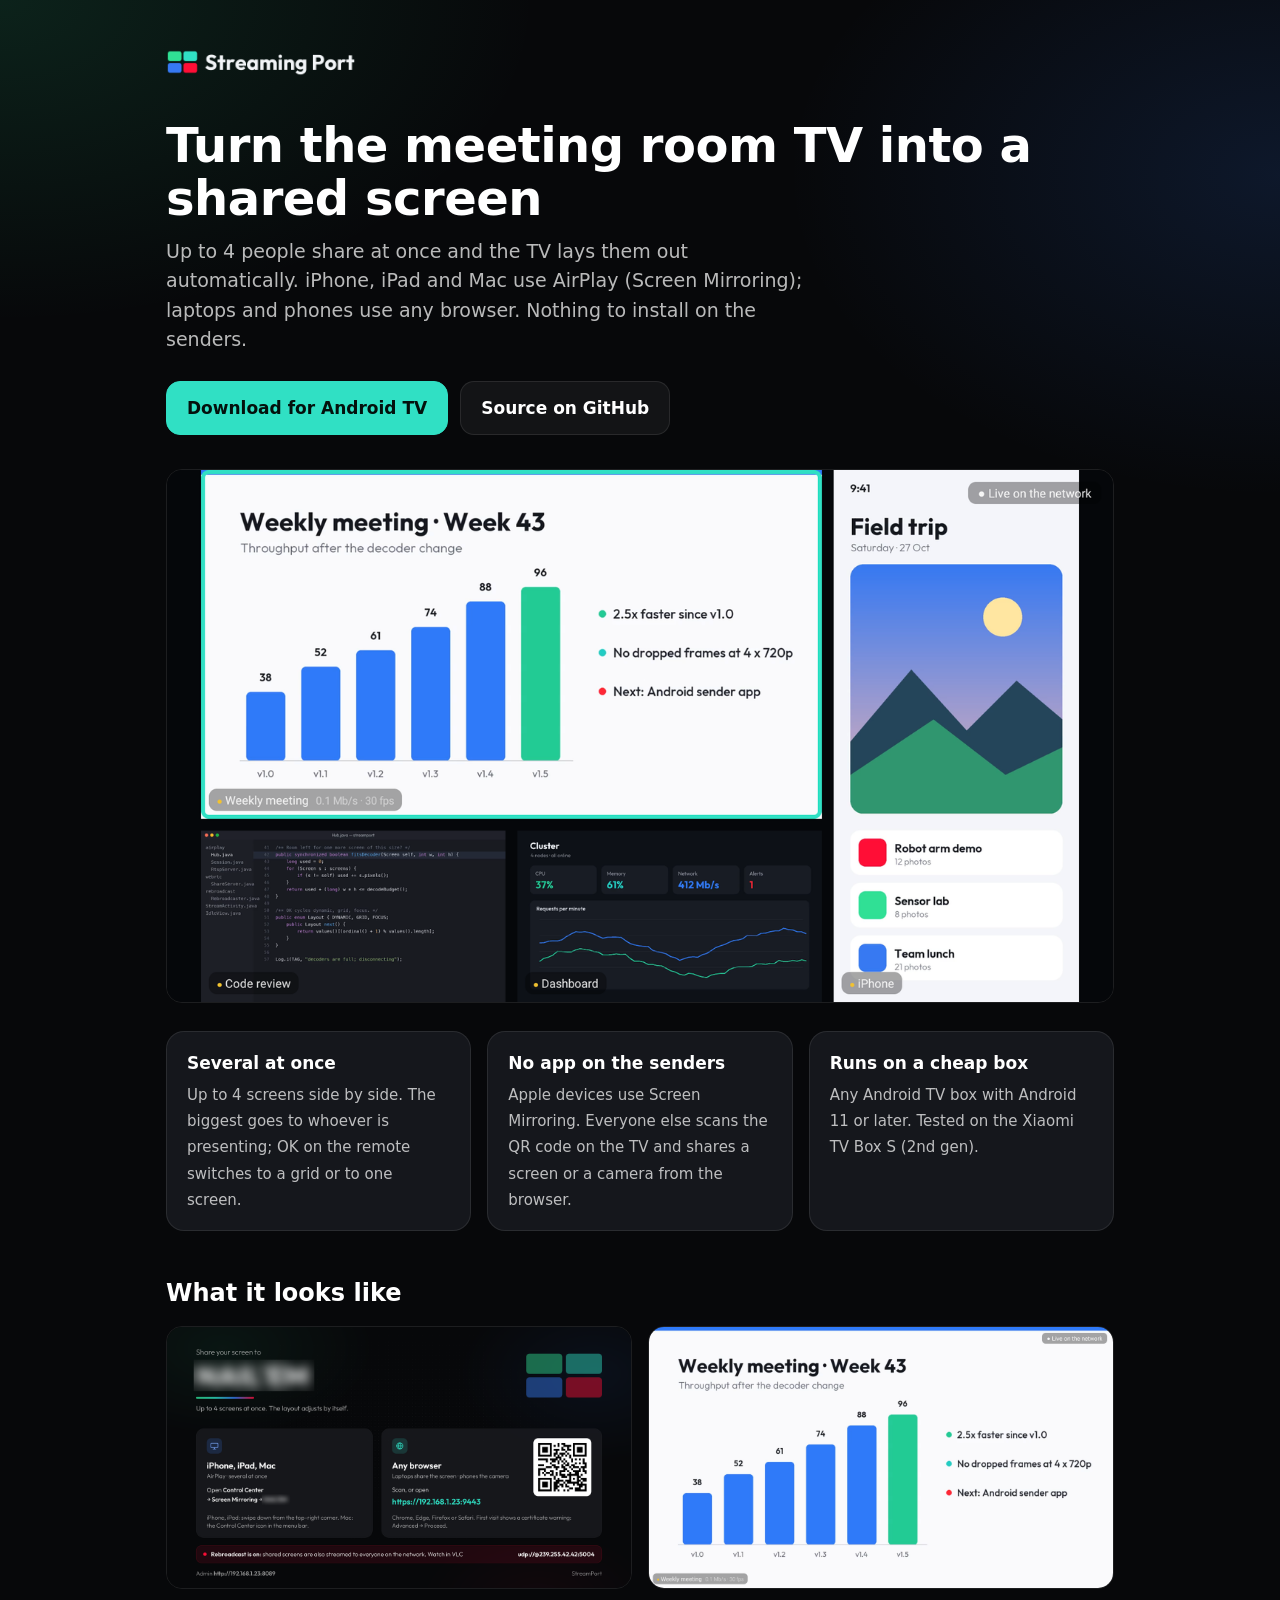
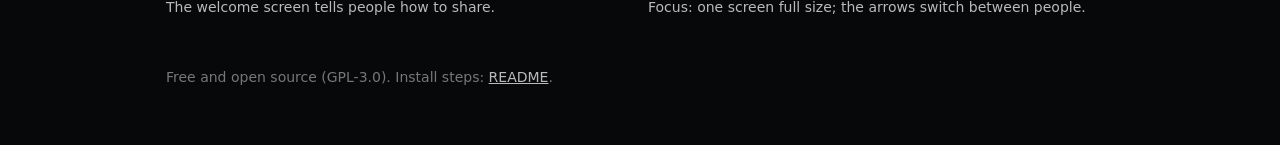
<file: docs/index.html>
<!doctype html>
<html lang="en">
<head>
<meta charset="utf-8">
<meta name="viewport" content="width=device-width, initial-scale=1">
<title>Streaming Port: share screens to the meeting room TV</title>
<meta name="description" content="Turn the meeting room or classroom TV into a shared screen. Up to 4 people at once, laid out automatically, from iPhone, iPad, Mac (AirPlay) or any browser. Free and open source, for Android TV boxes.">
<meta property="og:type" content="website">
<meta property="og:site_name" content="Streaming Port">
<meta property="og:url" content="https://kapong.github.io/streaming-port/">
<meta property="og:title" content="Streaming Port: share screens to the meeting room TV">
<meta property="og:description" content="Up to 4 people at once, laid out automatically, from iPhone, iPad, Mac (AirPlay) or any browser. No app on the senders. Free and open source, for Android TV boxes.">
<meta property="og:image" content="https://kapong.github.io/streaming-port/social-preview.png">
<meta property="og:image:width" content="1280">
<meta property="og:image:height" content="640">
<meta property="og:image:alt" content="A TV showing four shared screens side by side">
<meta name="twitter:card" content="summary_large_image">
<link rel="icon" href="logo-dark.png">
<style>
  :root { --bg: #07080a; --card: #15171c; --line: rgba(255,255,255,.09); --text: #fff; --soft: rgba(255,255,255,.72);
    --teal: #30e0c4; color-scheme: dark; }
  * { box-sizing: border-box; }
  body { margin: 0; background: var(--bg); color: var(--text); font: 300 17px/1.55 system-ui, -apple-system, "Segoe UI", sans-serif;
    background-image: radial-gradient(60vmax 36vmax at 0% 0%, rgba(48,224,148,.12), transparent 70%),
      radial-gradient(55vmax 36vmax at 100% 10%, rgba(54,121,242,.14), transparent 70%); }
  main { max-width: 980px; margin: 0 auto; padding: 40px 16px 56px; }
  .logo { height: 44px; }
  h1 { font-size: clamp(30px, 6vw, 48px); line-height: 1.1; margin: 28px 0 12px; font-weight: 700; letter-spacing: -.5px; }
  p.lead { color: var(--soft); font-size: 19px; max-width: 640px; margin: 0; }
  .actions { display: flex; flex-wrap: wrap; gap: 12px; margin: 26px 0 34px; }
  .btn { display: inline-block; padding: 13px 20px; border-radius: 14px; font-weight: 600; text-decoration: none;
    border: 1px solid var(--line); color: var(--text); background: rgba(255,255,255,.05); }
  .btn.main { background: var(--teal); border-color: var(--teal); color: #04110d; }
  img.shot { width: 100%; border-radius: 16px; border: 1px solid var(--line); display: block; }
  .grid { display: grid; grid-template-columns: repeat(auto-fit, minmax(260px, 1fr)); gap: 16px; margin-top: 28px; }
  .card { background: var(--card); border: 1px solid var(--line); border-radius: 18px; padding: 18px 20px; }
  .card b { display: block; font-weight: 600; margin-bottom: 4px; }
  .card span { color: var(--soft); font-size: 15px; }
  h2 { margin: 44px 0 14px; font-size: 24px; font-weight: 600; }
  .pics { display: grid; grid-template-columns: repeat(auto-fit, minmax(280px, 1fr)); gap: 16px; }
  figure { margin: 0; } figcaption { color: var(--soft); font-size: 14px; margin-top: 8px; }
  footer { margin-top: 48px; color: rgba(255,255,255,.45); font-size: 14px; }
  footer a { color: var(--soft); }
</style>
</head>
<body>
<main>
  <img class="logo" src="logo-dark.png" alt="Streaming Port">
  <h1>Turn the meeting room TV into a shared screen</h1>
  <p class="lead">Up to 4 people share at once and the TV lays them out automatically. iPhone, iPad and Mac use
    AirPlay (Screen Mirroring); laptops and phones use any browser. Nothing to install on the senders.</p>
  <div class="actions">
    <a class="btn main" href="https://github.com/kapong/streaming-port/releases/latest">Download for Android TV</a>
    <a class="btn" href="https://github.com/kapong/streaming-port">Source on GitHub</a>
  </div>
  <img class="shot" src="dynamic.png" alt="Four screens on the TV: a slide, code, a phone and a dashboard">

  <div class="grid">
    <div class="card"><b>Several at once</b><span>Up to 4 screens side by side. The biggest goes to whoever is
      presenting; OK on the remote switches to a grid or to one screen.</span></div>
    <div class="card"><b>No app on the senders</b><span>Apple devices use Screen Mirroring. Everyone else scans the
      QR code on the TV and shares a screen or a camera from the browser.</span></div>
    <div class="card"><b>Runs on a cheap box</b><span>Any Android TV box with Android 11 or later. Tested on the
      Xiaomi TV Box S (2nd gen).</span></div>
  </div>

  <h2>What it looks like</h2>
  <div class="pics">
    <figure><img class="shot" src="welcome.png" alt="The TV's welcome screen"><figcaption>The welcome screen tells
      people how to share.</figcaption></figure>
    <figure><img class="shot" src="focus.png" alt="One screen full size"><figcaption>Focus: one screen full size; the
      arrows switch between people.</figcaption></figure>
  </div>

  <footer>Free and open source (GPL-3.0). Install steps:
    <a href="https://github.com/kapong/streaming-port/blob/main/androidbox/README.md#install-on-a-box-release-apk">README</a>.</footer>
</main>
</body>
</html>
</file>
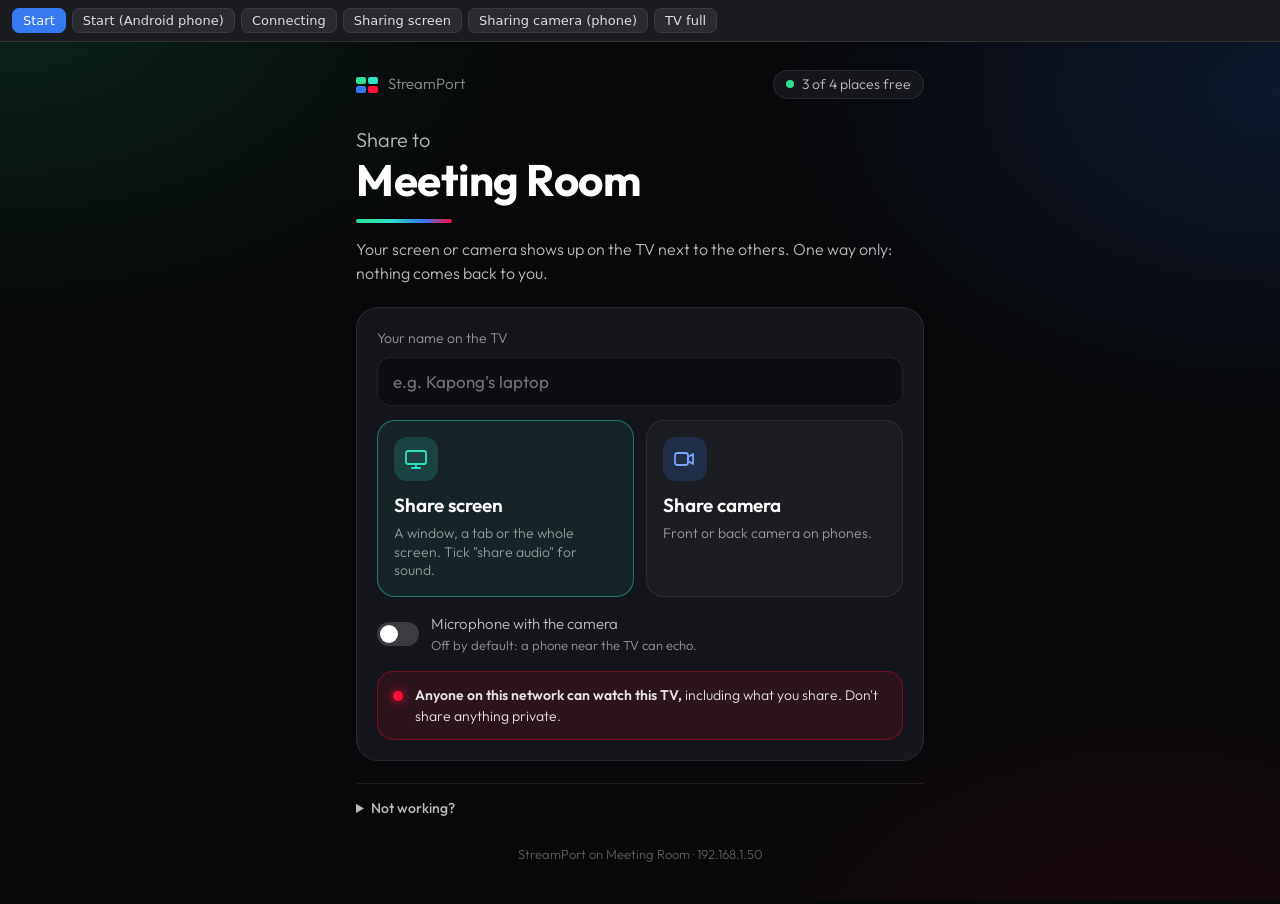
<file: androidbox/mock/share/index.html>
<!doctype html>
<html lang="en">
<head>
<meta charset="utf-8">
<meta name="viewport" content="width=device-width, initial-scale=1">
<title>Share to Meeting Room</title>
<style>
  @font-face { font-family: Outfit; src: url(outfit.ttf); font-weight: 100 900; }
  :root { --bg: #07080a; --card: rgba(26,27,32,.78); --line: rgba(255,255,255,.08); --text: #fff;
    --soft: rgba(255,255,255,.72); --muted: rgba(255,255,255,.55); --teal: #30E0C4; --green: #30E094;
    --blue: #3679F2; --red: #FF0E36; --amber: #F2C230; color-scheme: dark; }
  * { box-sizing: border-box; }
  html { background: var(--bg); }
  body { margin: 0; min-height: 100vh; color: var(--text); font: 300 16px/1.5 Outfit, system-ui, sans-serif;
    background:
      radial-gradient(60vmax 36vmax at 0% 0%, rgba(48,224,148,.13), transparent 70%),
      radial-gradient(55vmax 36vmax at 100% 10%, rgba(54,121,242,.15), transparent 70%),
      radial-gradient(50vmax 30vmax at 90% 105%, rgba(255,14,54,.09), transparent 70%), var(--bg);
    background-attachment: fixed; }
  main { max-width: 600px; margin: 0 auto; padding: 28px 16px 40px; }
  b, strong { font-weight: 600; }

  .brand { display: flex; align-items: center; gap: 10px; color: var(--muted); font-size: 15px; }
  .mark { display: grid; grid-template-columns: 1fr 1fr; gap: 2px; width: 22px; height: 16px; }
  .mark i { border-radius: 2px; } .mark i:nth-child(1) { background: var(--green); } .mark i:nth-child(2) { background: var(--teal); }
  .mark i:nth-child(3) { background: var(--blue); } .mark i:nth-child(4) { background: var(--red); }
  .places { margin-left: auto; padding: 3px 12px; border-radius: 999px; border: 1px solid var(--line); background: var(--card); font-size: 14px; color: var(--soft); }
  .places::before { content: ""; display: inline-block; width: 8px; height: 8px; border-radius: 50%; background: var(--green); margin-right: 8px; vertical-align: 1px; }
  .places.full::before { background: var(--red); }
  h1 { margin: 26px 0 0; font-weight: 300; font-size: 20px; color: var(--soft); }
  h1 span { display: block; font-weight: 700; font-size: 44px; line-height: 1.05; color: var(--text); letter-spacing: -.5px; margin-top: 2px; overflow-wrap: anywhere; }
  .rule { width: 96px; height: 4px; border-radius: 2px; margin: 16px 0 0; background: linear-gradient(90deg, #30E094, #30E0C4 35%, #3679F2 70%, #FF0E36); }
  .lead { color: var(--soft); margin: 14px 0 0; }

  .card { background: var(--card); border: 1px solid var(--line); border-radius: 22px; padding: 20px; margin-top: 22px; }
  label.field { display: block; font-size: 14px; color: var(--muted); margin-bottom: 8px; }
  input[type=text] { width: 100%; font: 400 17px Outfit, system-ui, sans-serif; color: var(--text); background: rgba(0,0,0,.35);
    border: 1px solid var(--line); border-radius: 14px; padding: 13px 15px; }
  input[type=text]:focus { outline: 2px solid var(--teal); border-color: transparent; }

  .choices { display: grid; grid-template-columns: 1fr 1fr; gap: 12px; margin-top: 14px; }
  .choices.one { grid-template-columns: 1fr; }
  .choice { text-align: left; border: 1px solid var(--line); border-radius: 18px; padding: 16px; cursor: pointer; color: var(--text);
    background: rgba(255,255,255,.03); font: inherit; display: flex; flex-direction: column; gap: 10px; transition: border-color .15s, background .15s; }
  .choice:hover { border-color: rgba(255,255,255,.22); background: rgba(255,255,255,.06); }
  .choice .ic { width: 44px; height: 44px; border-radius: 13px; display: grid; place-items: center; }
  .choice .t { display: block; font-weight: 600; font-size: 19px; }
  .choice .s { display: block; color: var(--muted); font-size: 14px; line-height: 1.35; margin-top: 4px; }
  .choice.screen .ic { background: rgba(48,224,196,.16); } .choice.camera .ic { background: rgba(54,121,242,.18); }
  .choice.screen { border-color: rgba(48,224,196,.45); background: rgba(48,224,196,.07); }

  .switch { display: flex; align-items: center; gap: 12px; margin-top: 16px; font-size: 15px; color: var(--soft); cursor: pointer; }
  .switch input { appearance: none; width: 42px; height: 24px; border-radius: 12px; background: rgba(255,255,255,.16); position: relative; margin: 0; flex: none; cursor: pointer; transition: background .15s; }
  .switch input::after { content: ""; position: absolute; top: 3px; left: 3px; width: 18px; height: 18px; border-radius: 50%; background: #fff; transition: left .15s; }
  .switch input:checked { background: var(--teal); } .switch input:checked::after { left: 21px; }
  .switch small { display: block; color: var(--muted); font-size: 13px; }

  .notice { display: flex; gap: 12px; margin-top: 16px; padding: 13px 15px; border-radius: 16px; font-size: 14px; line-height: 1.45;
    background: rgba(255,14,54,.10); border: 1px solid rgba(255,14,54,.35); color: rgba(255,255,255,.88); }
  .notice .dot { width: 10px; height: 10px; border-radius: 50%; background: var(--red); box-shadow: 0 0 10px var(--red); flex: none; margin-top: 6px; }

  .tips { color: var(--muted); font-size: 14px; margin: 14px 2px 0; }

  /* live */
  .stage { position: relative; border-radius: 18px; overflow: hidden; background: #000; aspect-ratio: 16 / 9; }
  .stage.portrait { aspect-ratio: 3 / 4; width: min(100%, calc(48vh * 3 / 4)); margin: 0 auto; }
  .stage video, .stage .fake { position: absolute; inset: 0; width: 100%; height: 100%; object-fit: contain; }
  .fake { background: linear-gradient(135deg, #1b2a3a, #0d1520 60%, #1a1023); display: grid; place-items: center; color: rgba(255,255,255,.35); font-size: 14px; }
  .onair { position: absolute; left: 12px; top: 12px; padding: 4px 12px; border-radius: 999px; font-size: 13px; font-weight: 500;
    background: rgba(0,0,0,.55); backdrop-filter: blur(6px); display: flex; align-items: center; gap: 8px; }
  .onair::before { content: ""; width: 8px; height: 8px; border-radius: 50%; background: var(--green); }
  .status { display: flex; align-items: center; gap: 10px; margin-top: 16px; font-weight: 600; font-size: 18px; }
  .status::before { content: ""; width: 11px; height: 11px; border-radius: 50%; background: var(--muted); flex: none; }
  .status.ok::before { background: var(--green); box-shadow: 0 0 10px var(--green); }
  .status.wait::before { background: var(--amber); animation: pulse 1s ease-in-out infinite; }
  .status.bad::before { background: var(--red); }
  @keyframes pulse { 0%, 100% { opacity: .35; transform: scale(.8); } 50% { opacity: 1; transform: scale(1.15); } }
  .steps { display: flex; gap: 6px; margin-top: 12px; }
  .steps i { flex: 1; height: 4px; border-radius: 2px; background: rgba(255,255,255,.12); }
  .steps i.done { background: var(--teal); }
  .steps i.now { background: linear-gradient(90deg, var(--teal), rgba(48,224,196,.15)); background-size: 200% 100%; animation: sweep 1.2s linear infinite; }
  @keyframes sweep { from { background-position: 100% 0; } to { background-position: -100% 0; } }
  .detail { color: var(--muted); font-size: 14px; margin: 6px 0 0; font-variant-numeric: tabular-nums; }
  .keep { color: var(--muted); font-size: 14px; margin: 10px 0 0; }
  .row { display: flex; gap: 10px; margin-top: 16px; }
  .btn { flex: 1; border-radius: 14px; padding: 14px; font: 600 16px Outfit, system-ui, sans-serif; cursor: pointer; border: 1px solid var(--line); background: rgba(255,255,255,.05); color: var(--text); }
  .btn.stop { border-color: rgba(255,14,54,.55); background: rgba(255,14,54,.12); color: #ff6b84; }

  .message { margin-top: 16px; padding: 13px 15px; border-radius: 16px; background: rgba(255,14,54,.10); border: 1px solid rgba(255,14,54,.35); color: #ff8fa2; font-size: 15px; }

  details { margin-top: 22px; color: var(--muted); font-size: 14px; border-top: 1px solid var(--line); padding-top: 14px; }
  summary { cursor: pointer; color: var(--soft); font-weight: 500; }
  details ul { padding-left: 18px; margin: 10px 0 0; }
  footer { margin-top: 26px; color: rgba(255,255,255,.35); font-size: 13px; text-align: center; }
  @media (max-width: 520px) {
    h1 span { font-size: 38px; }
    .choices { grid-template-columns: 1fr; }
    .choice { flex-direction: row; align-items: center; gap: 14px; padding: 14px; }
    .choice .ic { flex: none; }
    .choice .t { display: block; }
    .choice > span:not(.ic) { display: block; }
  }
  @media (prefers-reduced-motion: reduce) { .status.wait::before, .steps i.now { animation: none; } }

  /* mock only */
  .mockbar { position: sticky; top: 0; z-index: 9; display: flex; gap: 6px; flex-wrap: wrap; padding: 8px 12px; background: #1b1c20; border-bottom: 1px solid #333; font: 13px system-ui; }
  .mockbar button { background: #2a2b31; color: #ddd; border: 1px solid #3a3b42; border-radius: 7px; padding: 4px 10px; cursor: pointer; font: inherit; }
  .mockbar button.on { background: #3679F2; border-color: #3679F2; color: #fff; }
  [hidden] { display: none !important; }
</style>
</head>
<body>
<div class="mockbar" id="mockbar">
  <button data-s="setup" class="on">Start</button>
  <button data-s="android">Start (Android phone)</button>
  <button data-s="connecting">Connecting</button>
  <button data-s="screen">Sharing screen</button>
  <button data-s="camera">Sharing camera (phone)</button>
  <button data-s="full">TV full</button>
</div>
<main>
  <div class="brand"><span class="mark" aria-hidden="true"><i></i><i></i><i></i><i></i></span>StreamPort
    <span class="places" id="places">3 of 4 places free</span></div>
  <h1>Share to <span>Meeting Room</span></h1>
  <div class="rule"></div>

  <section id="setup">
    <p class="lead">Your screen or camera shows up on the TV next to the others. One way only: nothing comes back to you.</p>
    <div class="card">
      <label class="field" for="name">Your name on the TV</label>
      <input id="name" type="text" maxlength="40" placeholder="e.g. Kapong's laptop">
      <div class="choices" id="choices">
        <button class="choice screen" id="share">
          <span class="ic"><svg width="24" height="24" viewBox="0 0 24 24" fill="none" stroke="#30E0C4" stroke-width="1.8" stroke-linecap="round" stroke-linejoin="round"><rect x="2" y="4" width="20" height="13" rx="2"/><path d="M8 21h8M12 17v4"/></svg></span>
          <span><span class="t">Share screen</span>
          <span class="s">A window, a tab or the whole screen. Tick "share audio" for sound.</span></span>
        </button>
        <button class="choice camera" id="camera">
          <span class="ic"><svg width="24" height="24" viewBox="0 0 24 24" fill="none" stroke="#7AA6FF" stroke-width="1.8" stroke-linecap="round" stroke-linejoin="round"><path d="M15 10l5-3v10l-5-3z"/><rect x="2" y="6" width="13" height="12" rx="2.5"/></svg></span>
          <span><span class="t">Share camera</span>
          <span class="s">Front or back camera on phones.</span></span>
        </button>
      </div>
      <label class="switch"><input type="checkbox" id="mic"><span>Microphone with the camera<small>Off by default: a phone near the TV can echo.</small></span></label>
      <div class="notice" id="notice"><span class="dot"></span><span><b>Anyone on this network can watch this TV,</b> including what you share. Don't share anything private.</span></div>
    </div>
    <p class="tips" id="android-tip" hidden>Android browsers can't share the screen; the camera works. To show your phone's screen, use Cast from the quick settings.</p>
    <div class="message" id="full" hidden>All 4 places on the TV are taken. Try again when someone stops.</div>
  </section>

  <section id="live" hidden>
    <div class="card">
      <div class="stage" id="stage"><div class="fake" id="fake">Your shared screen</div><span class="onair" id="onair">On the TV</span></div>
      <div class="status wait" id="status">Connecting to Meeting Room</div>
      <div class="steps" id="steps"><i class="done"></i><i class="now"></i><i></i></div>
      <p class="detail" id="detail"></p>
      <p class="keep">Keep this page open while you share. Closing it stops sharing.</p>
      <div class="row">
        <button class="btn" id="flip" hidden>Switch camera</button>
        <button class="btn stop">Stop sharing</button>
      </div>
    </div>
  </section>

  <details>
    <summary>Not working?</summary>
    <ul>
      <li>A "not private" warning on the first visit is expected: the TV makes its own certificate. Choose Advanced, then Proceed.</li>
      <li>iPhone and iPad: Screen Mirroring (Control Center) works best; Safari here needs iOS 27 or later.</li>
      <li>Nothing on the TV after 20 seconds? Stop, and share again.</li>
    </ul>
  </details>
  <footer>StreamPort on Meeting Room · 192.168.1.50</footer>
</main>
<script>
  const $ = (id) => document.getElementById(id);
  function show(s) {
    document.querySelectorAll('[data-s]').forEach((b) => b.classList.toggle('on', b.dataset.s === s));
    const live = ['connecting', 'screen', 'camera'].includes(s);
    $('setup').hidden = live; $('live').hidden = !live;
    $('camera').hidden = false; $('share').hidden = s === 'android';
    $('choices').classList.toggle('one', s === 'android');
    $('android-tip').hidden = s !== 'android';
    $('full').hidden = s !== 'full';
    $('places').textContent = s === 'full' ? 'TV full' : '3 of 4 places free';
    $('places').classList.toggle('full', s === 'full');
    $('stage').classList.toggle('portrait', s === 'camera');
    $('fake').textContent = s === 'camera' ? 'Your camera' : 'Your shared screen';
    $('onair').hidden = s === 'connecting';
    $('flip').hidden = s !== 'camera';
    const st = $('status');
    if (s === 'connecting') { st.className = 'status wait'; st.textContent = 'Connecting to Meeting Room'; $('steps').hidden = false; $('detail').textContent = ''; }
    else { st.className = 'status ok'; st.textContent = 'On the TV now'; $('steps').hidden = true;
      $('detail').textContent = s === 'camera' ? '720×960 · 30 fps · 2.1 Mb/s' : '1280×720 · 30 fps · 3.4 Mb/s'; }
  }
  document.querySelectorAll('[data-s]').forEach((b) => b.addEventListener('click', () => show(b.dataset.s)));
  show(new URLSearchParams(location.search).get('state') || 'setup');
  if (window.self !== window.top) $('mockbar').hidden = true;
</script>
</body>
</html>
</file>
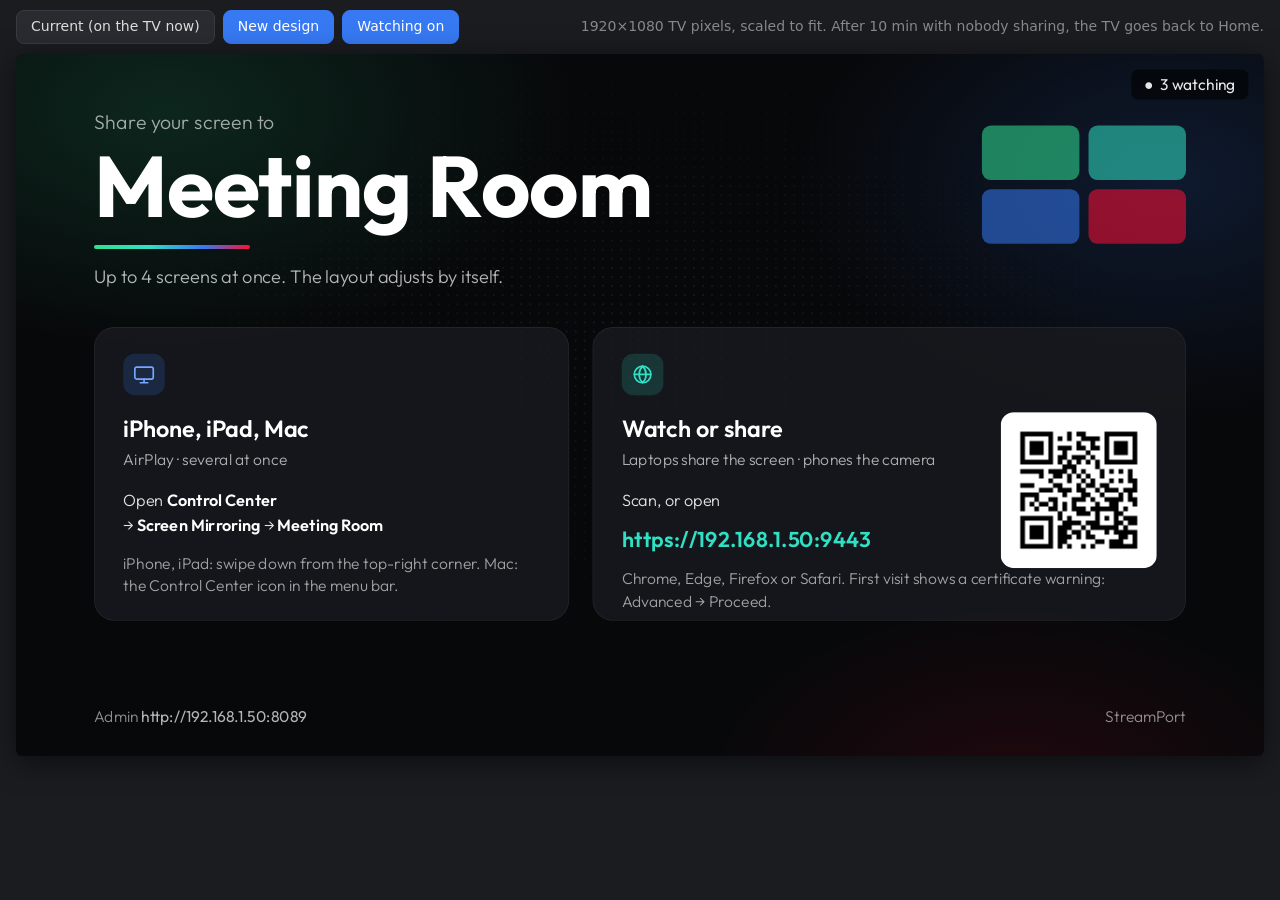
<file: androidbox/mock/idle.html>
<!doctype html>
<html lang="en">
<head>
<meta charset="utf-8">
<meta name="viewport" content="width=device-width, initial-scale=1">
<title>StreamPort idle screen mock</title>
<style>
  @font-face { font-family: Outfit; src: url(outfit.ttf); }
  :root { --bg: #101114; --ink: #fff; }
  html, body { margin: 0; background: #1b1c20; color: #ddd; font: 14px/1.4 -apple-system, system-ui, sans-serif; }
  .bar { display: flex; gap: 8px; align-items: center; padding: 10px 16px; }
  .bar button { background: #2a2b31; color: #ddd; border: 1px solid #3a3b42; border-radius: 8px; padding: 6px 14px; cursor: pointer; font: inherit; }
  .bar button.on { background: #3679F2; border-color: #3679F2; color: #fff; }
  .bar .note { margin-left: auto; color: #888; }
  .frame { width: calc(100vw - 32px); max-width: 1600px; margin: 0 16px; aspect-ratio: 16 / 9; position: relative; overflow: hidden; border-radius: 6px; box-shadow: 0 6px 30px #0008; }
  .stage { width: 1920px; height: 1080px; transform-origin: 0 0; position: absolute; left: 0; top: 0; }
  .current { background: url(current.png) center / cover; }

  /* ---- the new idle screen, 1920x1080 TV pixels ---- */
  .tv { background: #07080a; font-family: Outfit, sans-serif; color: var(--ink); overflow: hidden; }
  .tv .glow { position: absolute; inset: 0;
    background:
      radial-gradient(900px 520px at 12% 8%, rgba(48,224,148,.14), transparent 70%),
      radial-gradient(800px 520px at 92% 18%, rgba(54,121,242,.16), transparent 70%),
      radial-gradient(700px 420px at 80% 105%, rgba(255,14,54,.10), transparent 70%); }
  .tv .dots { position: absolute; inset: 0; opacity: .22;
    background-image: radial-gradient(rgba(255,255,255,.35) 1.2px, transparent 1.6px); background-size: 14px 14px;
    -webkit-mask-image: radial-gradient(1200px 700px at 50% 40%, #000, transparent 75%); mask-image: radial-gradient(1200px 700px at 50% 40%, #000, transparent 75%); }
  .head { position: absolute; left: 120px; right: 120px; top: 84px; }
  .eyebrow { font-size: 30px; font-weight: 300; color: rgba(255,255,255,.62); letter-spacing: .5px; }
  .name { font-size: 132px; font-weight: 700; line-height: 1; margin-top: 10px; letter-spacing: -1px; }
  .rule { width: 240px; height: 6px; border-radius: 3px; margin-top: 26px;
    background: linear-gradient(90deg, #30E094, #30E0C4 35%, #3679F2 70%, #FF0E36); }
  .sub { font-size: 28px; font-weight: 300; color: rgba(255,255,255,.7); margin-top: 22px; }
  .mark { position: absolute; right: 120px; top: 92px; display: grid; grid-template-columns: repeat(2, 150px); gap: 14px; top: 110px; }
  .mark i { display: block; height: 84px; border-radius: 14px; opacity: .55; }
  .pills { position: absolute; right: 120px; top: 104px; display: flex; gap: 14px; }
  .pill { height: 56px; padding: 0 26px; border-radius: 28px; display: flex; align-items: center; gap: 12px; font-size: 22px;
    background: rgba(30,31,36,.72); border: 1px solid rgba(255,255,255,.08); color: rgba(255,255,255,.85); }
  .pill[hidden] { display: none; }
  .pill .dot { width: 12px; height: 12px; border-radius: 50%; background: rgba(255,255,255,.35); }
  .pill.live .dot { background: #FF0E36; box-shadow: 0 0 12px #FF0E36; }
  /* Watching on: the one QR code's page watches the TV too (IdleView's card title). */
  .tv:not(.watching) .viewers, .tv:not(.watching) .web-watch, .tv.watching .web-only { display: none; }
  /* StreamActivity's mark over the screen (idle or sharing) while anyone watches. */
  .viewers { position: absolute; right: 24px; top: 24px; padding: 6px 20px; border-radius: 10px; font-size: 24px;
    background: rgba(0,0,0,.6); color: rgba(255,255,255,.9); }

  .cards { position: absolute; left: 120px; right: 120px; top: 420px; display: grid; grid-template-columns: 1fr 1.25fr; gap: 36px; }
  .card { background: rgba(26,27,32,.78); border: 1px solid rgba(255,255,255,.08); border-radius: 32px; padding: 40px 44px 36px; height: 452px; box-sizing: border-box; position: relative; display: flex; flex-direction: column; }
  .card .ic { width: 64px; height: 64px; flex: none; border-radius: 18px; display: grid; place-items: center; margin-bottom: 26px; }
  .card h3 { margin: 0; font-size: 36px; font-weight: 600; }
  .card .who { font-size: 24px; color: rgba(255,255,255,.66); margin-top: 6px; font-weight: 300; }
  .steps { margin-top: 26px; font-size: 25px; line-height: 1.55; color: rgba(255,255,255,.88); font-weight: 300; }
  .steps b { font-weight: 600; color: #fff; }
  .key { display: inline-block; padding: 0 12px; border-radius: 8px; border: 1px solid rgba(255,255,255,.3); font-size: 20px; line-height: 32px; font-weight: 600; margin: 0 2px; }
  .fine { margin-top: auto; font-size: 24px; color: rgba(255,255,255,.6); font-weight: 300; line-height: 1.4; }
  .web { display: grid; grid-template-columns: 1fr 240px; gap: 36px; }
  .web .qr { width: 240px; height: 240px; border-radius: 20px; background: #fff url(qr.png) center / 216px no-repeat; }
  .url { font-size: 33px; font-weight: 600; margin-top: 18px; color: #30E0C4; letter-spacing: .3px; }

  .foot { position: absolute; left: 120px; right: 120px; bottom: 44px; display: flex; justify-content: space-between; font-size: 24px; color: rgba(255,255,255,.55); font-weight: 300; }
  .foot b { color: rgba(255,255,255,.7); font-weight: 400; }
</style>
</head>
<body>
<div class="bar">
  <button data-v="current">Current (on the TV now)</button>
  <button data-v="new" class="on">New design</button>
  <button id="watching" class="on">Watching on</button>
  <span class="note">1920×1080 TV pixels, scaled to fit. After 10 min with nobody sharing, the TV goes back to Home.</span>
</div>
<div class="frame" id="frame">
  <div class="stage current" id="current" hidden></div>

  <div class="stage tv watching" id="new">
    <div class="glow"></div><div class="dots"></div>

    <div class="head">
      <div class="eyebrow">Share your screen to</div>
      <div class="name">Meeting Room</div>
      <div class="rule"></div>
      <div class="sub">Up to 4 screens at once. The layout adjusts by itself.</div>
    </div>

    <div class="viewers">&#9679;&nbsp; 3 watching</div>
    <div class="mark"><i style="background:#30E094"></i><i style="background:#30E0C4"></i><i style="background:#3679F2"></i><i style="background:#FF0E36"></i></div>


    <div class="cards">
      <div class="card">
        <div class="ic" style="background:rgba(54,121,242,.18)">
          <svg width="34" height="34" viewBox="0 0 24 24" fill="none" stroke="#7AA6FF" stroke-width="1.8" stroke-linecap="round" stroke-linejoin="round"><rect x="2" y="4" width="20" height="13" rx="2"/><path d="M8 21h8M12 17v4"/></svg>
        </div>
        <h3>iPhone, iPad, Mac</h3>
        <div class="who">AirPlay · several at once</div>
        <div class="steps">Open <b>Control Center</b><br>→ <b>Screen Mirroring</b> → <b>Meeting Room</b></div>
        <div class="fine">iPhone, iPad: swipe down from the top-right corner. Mac: the Control Center icon in the menu bar.</div>
      </div>

      <div class="card">
        <div class="ic" style="background:rgba(48,224,196,.16)">
          <svg width="34" height="34" viewBox="0 0 24 24" fill="none" stroke="#30E0C4" stroke-width="1.8" stroke-linecap="round" stroke-linejoin="round"><circle cx="12" cy="12" r="9"/><path d="M3 12h18M12 3c2.5 2.6 3.8 5.6 3.8 9s-1.3 6.4-3.8 9c-2.5-2.6-3.8-5.6-3.8-9S9.5 5.6 12 3z"/></svg>
        </div>
        <div class="web">
          <div>
            <h3><span class="web-watch">Watch or share</span><span class="web-only">Any browser</span></h3>
            <div class="who">Laptops share the screen · phones the camera</div>
            <div class="steps">Scan, or open</div>
            <div class="url">https://192.168.1.50:9443</div>
          </div>
          <div class="qr"></div>
        </div>
        <div class="fine">Chrome, Edge, Firefox or Safari. First visit shows a certificate warning: Advanced → Proceed.</div>
      </div>

    </div>

    <div class="foot">
      <span>Admin <b>http://192.168.1.50:8089</b></span>
      <span>StreamPort</span>
    </div>
  </div>
</div>
<script>
  const frame = document.getElementById('frame');
  function fit() {
    const s = frame.clientWidth / 1920;
    document.querySelectorAll('.stage').forEach((st) => { st.style.transform = 'scale(' + s + ')'; });
  }
  addEventListener('resize', fit); fit();
  document.getElementById('watching').addEventListener('click', (e) => {
    const on = document.getElementById('new').classList.toggle('watching');
    e.target.classList.toggle('on', on);
    e.target.textContent = on ? 'Watching on' : 'Watching off';
  });
  document.querySelectorAll('[data-v]').forEach((b) => b.addEventListener('click', () => {
    document.querySelectorAll('[data-v]').forEach((x) => x.classList.toggle('on', x === b));
    document.getElementById('current').hidden = b.dataset.v !== 'current';
    document.getElementById('new').hidden = b.dataset.v !== 'new';
  }));
</script>
</body>
</html>
</file>
